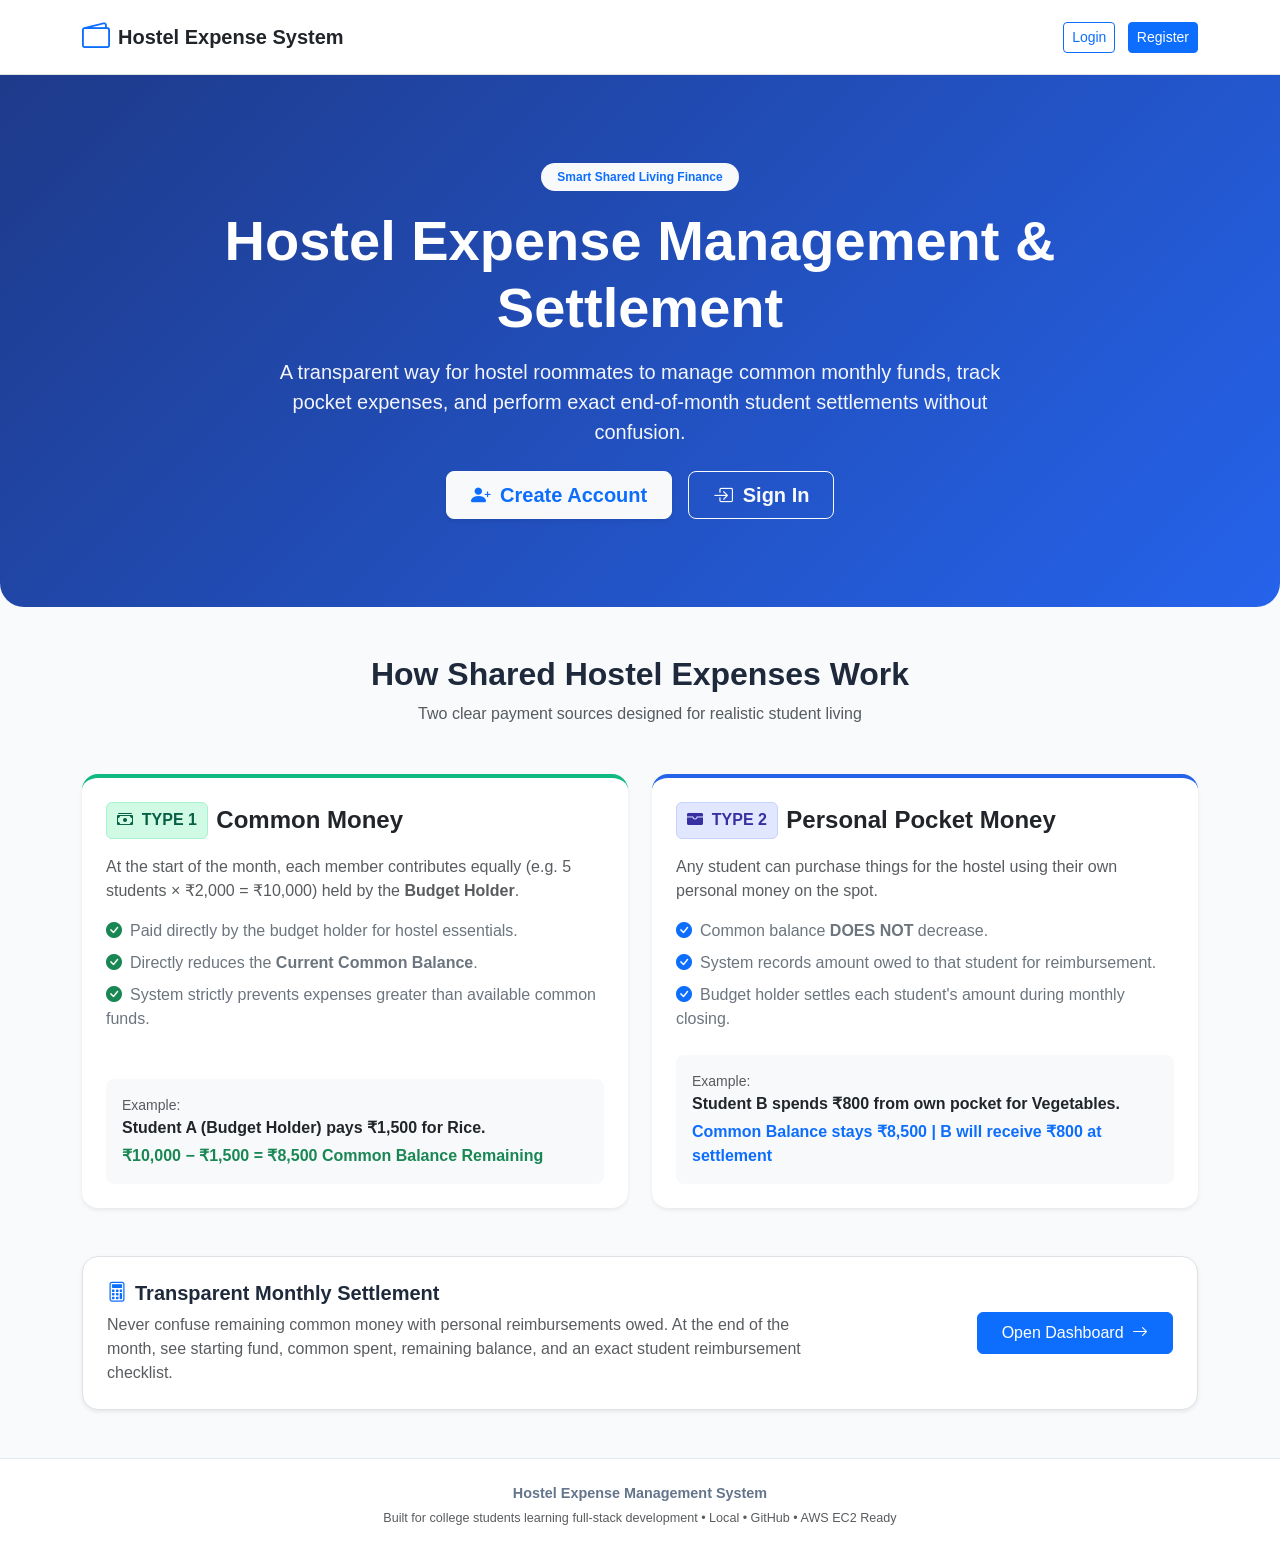
<file: frontend/index.html>
<!DOCTYPE html>
<html lang="en">
<head>
  <meta charset="UTF-8">
  <meta name="viewport" content="width=device-width, initial-scale=1.0">
  <title>Hostel Expense Management System</title>
  <!-- Bootstrap 5 CSS -->
  <link href="https://cdn.jsdelivr.net/npm/bootstrap@5.3.3/dist/css/bootstrap.min.css" rel="stylesheet">
  <!-- Bootstrap Icons -->
  <link rel="stylesheet" href="https://cdn.jsdelivr.net/npm/bootstrap-icons@1.11.3/font/bootstrap-icons.min.css">
  <!-- Custom CSS -->
  <link rel="stylesheet" href="css/style.css">
</head>
<body>

  <!-- Minimal Header -->
  <header class="bg-white border-bottom py-3">
    <div class="container d-flex justify-content-between align-items-center">
      <div class="d-flex align-items-center">
        <i class="bi bi-wallet2 text-primary fs-3 me-2"></i>
        <span class="fs-5 fw-bold text-dark">Hostel Expense System</span>
      </div>
      <div>
        <a href="login.html" class="btn btn-outline-primary btn-sm me-2">Login</a>
        <a href="register.html" class="btn btn-primary btn-sm">Register</a>
      </div>
    </div>
  </header>

  <main>
    <!-- Hero Banner -->
    <section class="hero-section text-center">
      <div class="container py-4">
        <span class="badge bg-light text-primary px-3 py-2 rounded-pill fw-semibold mb-3">
          Smart Shared Living Finance
        </span>
        <h1 class="display-4 fw-bold mb-3">Hostel Expense Management & Settlement</h1>
        <p class="lead mb-4 mx-auto" style="max-width: 750px; opacity: 0.95;">
          A transparent way for hostel roommates to manage common monthly funds, track pocket expenses, and perform exact end-of-month student settlements without confusion.
        </p>
        <div class="d-flex justify-content-center gap-3">
          <a href="register.html" class="btn btn-light btn-lg px-4 fw-semibold text-primary shadow-sm">
            <i class="bi bi-person-plus-fill me-1"></i> Create Account
          </a>
          <a href="login.html" class="btn btn-outline-light btn-lg px-4 fw-semibold">
            <i class="bi bi-box-arrow-in-right me-1"></i> Sign In
          </a>
        </div>
      </div>
    </section>

    <!-- Core Rules & Flow -->
    <section class="py-5">
      <div class="container">
        <div class="text-center mb-5">
          <h2 class="fw-bold">How Shared Hostel Expenses Work</h2>
          <p class="text-muted">Two clear payment sources designed for realistic student living</p>
        </div>

        <div class="row g-4">
          <!-- Card 1: Common Money -->
          <div class="col-md-6">
            <div class="card h-100 border-0 shadow-sm p-4 rounded-4" style="border-top: 4px solid var(--success-color) !important;">
              <div class="d-flex align-items-center mb-3">
                <span class="badge-common me-2 fs-6"><i class="bi bi-cash-stack me-1"></i> TYPE 1</span>
                <h4 class="mb-0 fw-bold">Common Money</h4>
              </div>
              <p class="text-muted">
                At the start of the month, each member contributes equally (e.g. 5 students &times; ₹2,000 = ₹10,000) held by the <strong>Budget Holder</strong>.
              </p>
              <ul class="list-unstyled text-secondary">
                <li class="mb-2"><i class="bi bi-check-circle-fill text-success me-2"></i>Paid directly by the budget holder for hostel essentials.</li>
                <li class="mb-2"><i class="bi bi-check-circle-fill text-success me-2"></i>Directly reduces the <strong>Current Common Balance</strong>.</li>
                <li class="mb-2"><i class="bi bi-check-circle-fill text-success me-2"></i>System strictly prevents expenses greater than available common funds.</li>
              </ul>
              <div class="bg-light p-3 rounded-3 mt-auto">
                <small class="text-muted d-block">Example:</small>
                <strong>Student A (Budget Holder) pays ₹1,500 for Rice.</strong>
                <div class="text-success mt-1 fw-semibold">₹10,000 &minus; ₹1,500 = ₹8,500 Common Balance Remaining</div>
              </div>
            </div>
          </div>

          <!-- Card 2: Personal Money -->
          <div class="col-md-6">
            <div class="card h-100 border-0 shadow-sm p-4 rounded-4" style="border-top: 4px solid var(--primary-color) !important;">
              <div class="d-flex align-items-center mb-3">
                <span class="badge-personal me-2 fs-6"><i class="bi bi-wallet-fill me-1"></i> TYPE 2</span>
                <h4 class="mb-0 fw-bold">Personal Pocket Money</h4>
              </div>
              <p class="text-muted">
                Any student can purchase things for the hostel using their own personal money on the spot.
              </p>
              <ul class="list-unstyled text-secondary">
                <li class="mb-2"><i class="bi bi-check-circle-fill text-primary me-2"></i>Common balance <strong>DOES NOT</strong> decrease.</li>
                <li class="mb-2"><i class="bi bi-check-circle-fill text-primary me-2"></i>System records amount owed to that student for reimbursement.</li>
                <li class="mb-2"><i class="bi bi-check-circle-fill text-primary me-2"></i>Budget holder settles each student's amount during monthly closing.</li>
              </ul>
              <div class="bg-light p-3 rounded-3 mt-auto">
                <small class="text-muted d-block">Example:</small>
                <strong>Student B spends ₹800 from own pocket for Vegetables.</strong>
                <div class="text-primary mt-1 fw-semibold">Common Balance stays ₹8,500 | B will receive ₹800 at settlement</div>
              </div>
            </div>
          </div>
        </div>

        <!-- Settlement Example Summary -->
        <div class="mt-5 p-4 rounded-4 bg-white border shadow-sm">
          <div class="row align-items-center">
            <div class="col-lg-8">
              <h5 class="fw-bold mb-2"><i class="bi bi-calculator me-2 text-primary"></i>Transparent Monthly Settlement</h5>
              <p class="text-muted mb-0">
                Never confuse remaining common money with personal reimbursements owed. At the end of the month, see starting fund, common spent, remaining balance, and an exact student reimbursement checklist.
              </p>
            </div>
            <div class="col-lg-4 text-lg-end mt-3 mt-lg-0">
              <a href="login.html" class="btn btn-primary px-4 py-2">
                Open Dashboard <i class="bi bi-arrow-right ms-1"></i>
              </a>
            </div>
          </div>
        </div>

      </div>
    </section>
  </main>

  <!-- Footer -->
  <footer class="text-center">
    <div class="container">
      <p class="mb-1 fw-semibold">Hostel Expense Management System</p>
      <p class="text-muted small mb-0">Built for college students learning full-stack development &bull; Local &bull; GitHub &bull; AWS EC2 Ready</p>
    </div>
  </footer>

  <!-- Bootstrap JS -->
  <script src="https://cdn.jsdelivr.net/npm/bootstrap@5.3.3/dist/js/bootstrap.bundle.min.js"></script>
  <!-- Scripts -->
  <script src="js/config.js"></script>
  <script src="js/auth.js"></script>
  <script>
    // If already logged in, show direct dashboard link
    if (getToken()) {
      const links = document.querySelectorAll('a[href="login.html"], a[href="register.html"]');
      links.forEach(l => {
        l.href = "dashboard.html";
        l.textContent = "Dashboard";
      });
    }
  </script>
</body>
</html>
</file>
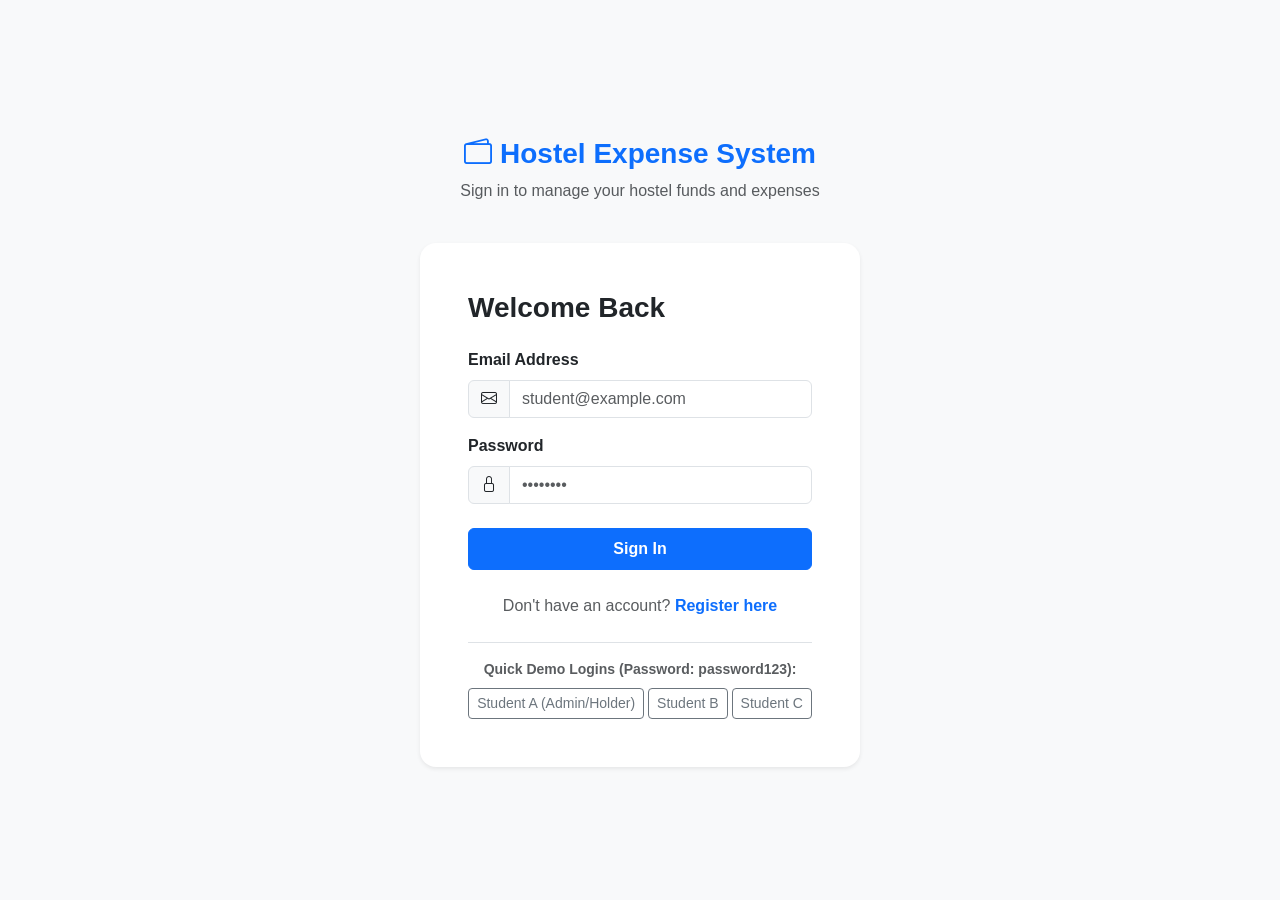
<file: frontend/dashboard.html>
<!DOCTYPE html>
<html lang="en">
<head>
  <meta charset="UTF-8">
  <meta name="viewport" content="width=device-width, initial-scale=1.0">
  <title>Dashboard - Hostel Expense Management</title>
  <link href="https://cdn.jsdelivr.net/npm/bootstrap@5.3.3/dist/css/bootstrap.min.css" rel="stylesheet">
  <link rel="stylesheet" href="https://cdn.jsdelivr.net/npm/bootstrap-icons@1.11.3/font/bootstrap-icons.min.css">
  <link rel="stylesheet" href="css/style.css">
</head>
<body>

  <!-- Navigation bar container rendered dynamically -->
  <div id="navbar-container"></div>

  <main class="py-4">
    <div class="container-fluid px-lg-4">

      <div id="alert-container"></div>

      <!-- No Hostel State Warning (shown if user is not in any hostel) -->
      <div id="no-hostel-banner" class="card border-0 shadow-sm p-4 text-center rounded-4 mb-4 d-none">
        <div class="py-3">
          <i class="bi bi-building-add text-primary display-4"></i>
          <h4 class="fw-bold mt-3">Welcome to Hostel Expense Management!</h4>
          <p class="text-muted">You are not a member of any hostel yet. Create a new hostel to get started, or ask your hostel admin to add you using your registered email.</p>
          <button class="btn btn-primary px-4 py-2" onclick="openCreateHostelModal()">
            <i class="bi bi-plus-circle me-1"></i> Create Your Hostel
          </button>
        </div>
      </div>

      <!-- Main Dashboard Content -->
      <div id="dashboard-content" class="d-none">

        <!-- Top Header & Fund Selector Bar -->
        <div class="d-flex flex-column flex-md-row justify-content-between align-items-md-center mb-4 gap-3 bg-white p-3 rounded-4 border shadow-sm">
          <div>
            <div class="d-flex align-items-center gap-2">
              <h3 class="fw-bold mb-0" id="fund-title">Hostel Dashboard</h3>
              <span class="badge bg-success" id="fund-status-badge">ACTIVE</span>
            </div>
            <p class="text-muted small mb-0 mt-1">
              Budget Holder: <strong class="text-dark" id="budget-holder-name">Loading...</strong> 
              <span class="badge badge-holder ms-1">Holds Common Fund</span>
            </p>
          </div>

          <div class="d-flex align-items-center gap-2">
            <select class="form-select form-select-sm" id="fund-selector" style="min-width: 170px;">
              <option value="">Select Month</option>
            </select>
            <button class="btn btn-outline-primary btn-sm text-nowrap" onclick="openCreateFundModal()">
              <i class="bi bi-calendar-plus me-1"></i> New Month
            </button>
            <a href="expenses.html?action=add" class="btn btn-primary btn-sm text-nowrap">
              <i class="bi bi-plus-circle me-1"></i> Add Expense
            </a>
          </div>
        </div>

        <!-- 6 Metrics / KPI Cards -->
        <div class="row g-3 mb-4">
          <!-- Card 1: Total Starting Budget -->
          <div class="col-sm-6 col-xl-2">
            <div class="stat-card h-100">
              <div class="stat-icon bg-primary-subtle text-primary">
                <i class="bi bi-cash-stack"></i>
              </div>
              <div class="stat-value text-primary" id="card-total-budget">₹0.00</div>
              <div class="stat-label">Monthly Budget</div>
            </div>
          </div>

          <!-- Card 2: Current Common Balance -->
          <div class="col-sm-6 col-xl-2">
            <div class="stat-card h-100" style="border-left: 4px solid var(--success-color);">
              <div class="stat-icon bg-success-subtle text-success">
                <i class="bi bi-wallet2"></i>
              </div>
              <div class="stat-value text-success" id="card-common-balance">₹0.00</div>
              <div class="stat-label">Current Common Balance</div>
            </div>
          </div>

          <!-- Card 3: Common Money Spent -->
          <div class="col-sm-6 col-xl-2">
            <div class="stat-card h-100">
              <div class="stat-icon bg-danger-subtle text-danger">
                <i class="bi bi-cart-check"></i>
              </div>
              <div class="stat-value text-danger" id="card-common-spent">₹0.00</div>
              <div class="stat-label">Common Money Spent</div>
            </div>
          </div>

          <!-- Card 4: Personal Money Expenses -->
          <div class="col-sm-6 col-xl-2">
            <div class="stat-card h-100">
              <div class="stat-icon bg-info-subtle text-info">
                <i class="bi bi-person-fill-down"></i>
              </div>
              <div class="stat-value text-info" id="card-personal-spent">₹0.00</div>
              <div class="stat-label">Personal Expenses</div>
            </div>
          </div>

          <!-- Card 5: Settlement Pending -->
          <div class="col-sm-6 col-xl-2">
            <div class="stat-card h-100" style="border-left: 4px solid var(--warning-color);">
              <div class="stat-icon bg-warning-subtle text-warning">
                <i class="bi bi-arrow-left-right"></i>
              </div>
              <div class="stat-value text-warning" id="card-settlement-pending">₹0.00</div>
              <div class="stat-label">Settlement Pending</div>
            </div>
          </div>

          <!-- Card 6: Members -->
          <div class="col-sm-6 col-xl-2">
            <div class="stat-card h-100">
              <div class="stat-icon bg-secondary-subtle text-secondary">
                <i class="bi bi-people"></i>
              </div>
              <div class="stat-value text-dark" id="card-member-count">0</div>
              <div class="stat-label" id="card-member-paid-status">0 of 0 Paid</div>
            </div>
          </div>
        </div>

        <!-- Section: Recent Expenses & Member Status -->
        <div class="row g-4">
          <!-- Recent Expenses Table -->
          <div class="col-lg-7">
            <div class="card border-0 shadow-sm rounded-4 h-100 p-3 p-md-4">
              <div class="d-flex justify-content-between align-items-center mb-3">
                <h5 class="fw-bold mb-0">Recent Expenses</h5>
                <a href="expenses.html" class="btn btn-outline-primary btn-sm">View All Expenses</a>
              </div>

              <div class="table-responsive">
                <table class="table table-hover align-middle mb-0">
                  <thead class="table-light">
                    <tr>
                      <th>Date</th>
                      <th>Description</th>
                      <th>Category</th>
                      <th>Paid By</th>
                      <th>Payment Source</th>
                      <th class="text-end">Amount</th>
                    </tr>
                  </thead>
                  <tbody id="recent-expenses-body">
                    <tr>
                      <td colspan="6" class="text-center text-muted py-4">Loading expenses...</td>
                    </tr>
                  </tbody>
                </table>
              </div>
            </div>
          </div>

          <!-- Members & Contributions Card -->
          <div class="col-lg-5">
            <div class="card border-0 shadow-sm rounded-4 h-100 p-3 p-md-4">
              <div class="d-flex justify-content-between align-items-center mb-3">
                <h5 class="fw-bold mb-0">Hostel Members</h5>
                <a href="members.html" class="btn btn-outline-secondary btn-sm">Manage</a>
              </div>

              <div class="table-responsive">
                <table class="table table-hover align-middle mb-0">
                  <thead class="table-light">
                    <tr>
                      <th>Student</th>
                      <th>Role</th>
                      <th>Status</th>
                      <th class="text-end">Fund</th>
                    </tr>
                  </thead>
                  <tbody id="members-list-body">
                    <tr>
                      <td colspan="4" class="text-center text-muted py-4">Loading members...</td>
                    </tr>
                  </tbody>
                </table>
              </div>

              <div class="mt-3 p-3 rounded-3 bg-light border small text-muted">
                <i class="bi bi-info-circle me-1 text-primary"></i>
                <strong>Notice:</strong> To view the exact reimbursement breakdown for members who paid out-of-pocket, visit the <a href="settlement.html" class="text-primary fw-semibold">Settlement Page</a>.
              </div>
            </div>
          </div>
        </div>

      </div>

    </div>
  </main>

  <!-- Modal: Create New Hostel -->
  <div class="modal fade" id="createHostelModal" tabindex="-1" aria-labelledby="createHostelModalLabel" aria-hidden="true">
    <div class="modal-dialog modal-dialog-centered">
      <div class="modal-content rounded-4 border-0 shadow">
        <div class="modal-header border-0 pb-0">
          <h5 class="modal-title fw-bold" id="createHostelModalLabel">Create New Hostel</h5>
          <button type="button" class="btn-close" data-bs-dismiss="modal" aria-label="Close"></button>
        </div>
        <form id="create-hostel-form">
          <div class="modal-body py-3">
            <div id="modal-hostel-alert"></div>
            <div class="mb-3">
              <label for="new-hostel-name" class="form-label fw-semibold">Hostel Name</label>
              <input type="text" class="form-control" id="new-hostel-name" placeholder="e.g. NIE Boys Hostel" required>
            </div>
          </div>
          <div class="modal-footer border-0 pt-0">
            <button type="button" class="btn btn-secondary" data-bs-dismiss="modal">Cancel</button>
            <button type="submit" class="btn btn-primary">Create Hostel</button>
          </div>
        </form>
      </div>
    </div>
  </div>

  <!-- Modal: Create New Monthly Fund -->
  <div class="modal fade" id="createFundModal" tabindex="-1" aria-labelledby="createFundModalLabel" aria-hidden="true">
    <div class="modal-dialog modal-dialog-centered">
      <div class="modal-content rounded-4 border-0 shadow">
        <div class="modal-header border-0 pb-0">
          <h5 class="modal-title fw-bold" id="createFundModalLabel">Create Monthly Fund</h5>
          <button type="button" class="btn-close" data-bs-dismiss="modal" aria-label="Close"></button>
        </div>
        <form id="create-fund-form">
          <div class="modal-body py-3">
            <div id="modal-fund-alert"></div>

            <div class="row g-2 mb-3">
              <div class="col-7">
                <label for="fund-month" class="form-label fw-semibold">Month</label>
                <select class="form-select" id="fund-month" required>
                  <option value="January">January</option>
                  <option value="February">February</option>
                  <option value="March">March</option>
                  <option value="April">April</option>
                  <option value="May">May</option>
                  <option value="June">June</option>
                  <option value="July">July</option>
                  <option value="August">August</option>
                  <option value="September">September</option>
                  <option value="October" selected>October</option>
                  <option value="November">November</option>
                  <option value="December">December</option>
                </select>
              </div>
              <div class="col-5">
                <label for="fund-year" class="form-label fw-semibold">Year</label>
                <input type="number" class="form-control" id="fund-year" value="2026" min="2020" max="2035" required>
              </div>
            </div>

            <div class="mb-3">
              <label for="fund-budget-holder" class="form-label fw-semibold">Budget Holder</label>
              <select class="form-select" id="fund-budget-holder" required>
                <option value="">Select a member...</option>
              </select>
              <div class="form-text">This student temporarily holds the common monthly fund.</div>
            </div>

            <div class="mb-3">
              <label for="fund-per-student" class="form-label fw-semibold">Per-Student Monthly Contribution (₹)</label>
              <input type="number" step="0.01" class="form-control" id="fund-per-student" placeholder="e.g. 2000" value="2000" required min="1">
              <div class="form-text">Total budget will automatically be calculated (Number of Members &times; Contribution).</div>
            </div>
          </div>
          <div class="modal-footer border-0 pt-0">
            <button type="button" class="btn btn-secondary" data-bs-dismiss="modal">Cancel</button>
            <button type="submit" class="btn btn-primary">Start Monthly Fund</button>
          </div>
        </form>
      </div>
    </div>
  </div>

  <footer class="text-center mt-auto">
    <div class="container">
      <p class="mb-0 text-muted small">Hostel Expense Management System &bull; Local Development &bull; AWS EC2 Ready</p>
    </div>
  </footer>

  <script src="https://cdn.jsdelivr.net/npm/bootstrap@5.3.3/dist/js/bootstrap.bundle.min.js"></script>
  <script src="js/config.js"></script>
  <script src="js/auth.js"></script>
  <script src="js/dashboard.js"></script>
</body>
</html>
</file>
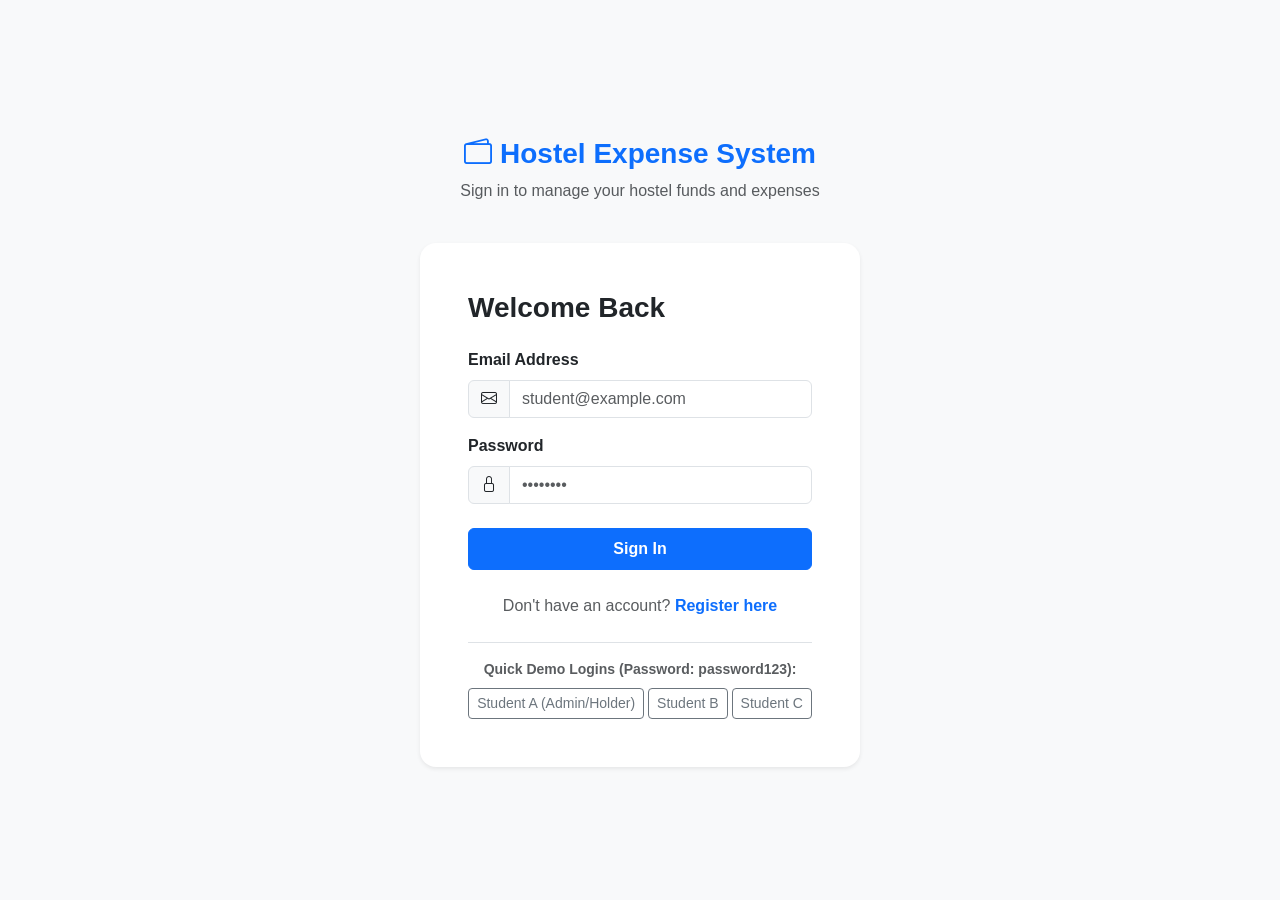
<file: frontend/expenses.html>
<!DOCTYPE html>
<html lang="en">
<head>
  <meta charset="UTF-8">
  <meta name="viewport" content="width=device-width, initial-scale=1.0">
  <title>Expenses - Hostel Expense Management</title>
  <link href="https://cdn.jsdelivr.net/npm/bootstrap@5.3.3/dist/css/bootstrap.min.css" rel="stylesheet">
  <link rel="stylesheet" href="https://cdn.jsdelivr.net/npm/bootstrap-icons@1.11.3/font/bootstrap-icons.min.css">
  <link rel="stylesheet" href="css/style.css">
</head>
<body>

  <!-- Reusable Navigation Bar -->
  <div id="navbar-container"></div>

  <main class="py-4">
    <div class="container-fluid px-lg-4">

      <div id="alert-container"></div>

      <!-- Header with Current Available Common Balance and Add Button -->
      <div class="d-flex flex-column flex-md-row justify-content-between align-items-md-center mb-4 gap-3 bg-white p-3 p-md-4 rounded-4 border shadow-sm">
        <div>
          <h3 class="fw-bold mb-1">Hostel Expenses</h3>
          <p class="text-muted small mb-0">Record items bought with Common Money or paid out-of-pocket by members.</p>
        </div>
        <div class="d-flex align-items-center gap-3">
          <div class="text-end d-none d-sm-block">
            <span class="small text-muted text-uppercase fw-semibold d-block">Available Common Fund</span>
            <span class="fs-4 fw-bold text-success" id="expense-page-common-balance">₹0.00</span>
          </div>
          <button class="btn btn-primary px-3 py-2 fw-semibold" onclick="openAddExpenseModal()">
            <i class="bi bi-plus-circle me-1"></i> Add Expense
          </button>
        </div>
      </div>

      <!-- Filters Bar -->
      <div class="card border-0 shadow-sm rounded-4 p-3 mb-4">
        <div class="row g-2 align-items-center">
          <div class="col-md-3">
            <label for="filter-category" class="form-label small text-muted fw-semibold mb-1">Filter by Category</label>
            <select class="form-select form-select-sm" id="filter-category">
              <option value="">All Categories</option>
              <option value="Food">Food</option>
              <option value="Groceries">Groceries</option>
              <option value="Electricity">Electricity</option>
              <option value="Gas">Gas</option>
              <option value="Water">Water</option>
              <option value="Cleaning">Cleaning</option>
              <option value="Maintenance">Maintenance</option>
              <option value="Other">Other</option>
            </select>
          </div>

          <div class="col-md-3">
            <label for="filter-student" class="form-label small text-muted fw-semibold mb-1">Filter by Student</label>
            <select class="form-select form-select-sm" id="filter-student">
              <option value="">All Students</option>
            </select>
          </div>

          <div class="col-md-3">
            <label for="filter-source" class="form-label small text-muted fw-semibold mb-1">Payment Source</label>
            <select class="form-select form-select-sm" id="filter-source">
              <option value="">All Sources</option>
              <option value="COMMON_MONEY">Common Money</option>
              <option value="PERSONAL_MONEY">Personal Money</option>
            </select>
          </div>

          <div class="col-md-3 d-flex align-items-end">
            <button class="btn btn-outline-secondary btn-sm w-100 mt-md-4" onclick="resetFilters()">
              <i class="bi bi-arrow-counterclockwise me-1"></i> Reset Filters
            </button>
          </div>
        </div>
      </div>

      <!-- Expenses Table Card -->
      <div class="card border-0 shadow-sm rounded-4 p-4">
        <div class="d-flex justify-content-between align-items-center mb-3">
          <h5 class="fw-bold mb-0">Expense Records (<span id="expense-count">0</span>)</h5>
          <div class="small text-muted">
            Total Spent: <strong class="text-dark" id="total-filtered-spent">₹0.00</strong>
          </div>
        </div>

        <div class="table-responsive">
          <table class="table table-hover align-middle mb-0">
            <thead class="table-light">
              <tr>
                <th>Date</th>
                <th>Description</th>
                <th>Category</th>
                <th>Paid By</th>
                <th>Payment Source</th>
                <th class="text-end">Amount</th>
                <th class="text-end">Action</th>
              </tr>
            </thead>
            <tbody id="expenses-table-body">
              <tr>
                <td colspan="7" class="text-center text-muted py-4">Loading expenses...</td>
              </tr>
            </tbody>
          </table>
        </div>
      </div>

    </div>
  </main>

  <!-- Modal: Add Expense -->
  <div class="modal fade" id="addExpenseModal" tabindex="-1" aria-labelledby="addExpenseModalLabel" aria-hidden="true">
    <div class="modal-dialog modal-dialog-centered">
      <div class="modal-content rounded-4 border-0 shadow">
        <div class="modal-header border-0 pb-0">
          <h5 class="modal-title fw-bold" id="addExpenseModalLabel">Record New Expense</h5>
          <button type="button" class="btn-close" data-bs-dismiss="modal" aria-label="Close"></button>
        </div>
        <form id="add-expense-form">
          <div class="modal-body py-3">
            <div id="modal-expense-alert"></div>

            <div class="mb-3">
              <label for="exp-description" class="form-label fw-semibold">Description</label>
              <input type="text" class="form-control" id="exp-description" placeholder="e.g. Rice, Milk, Electricity bill" required>
            </div>

            <div class="row g-2 mb-3">
              <div class="col-6">
                <label for="exp-category" class="form-label fw-semibold">Category</label>
                <select class="form-select" id="exp-category" required>
                  <option value="Food" selected>Food</option>
                  <option value="Groceries">Groceries</option>
                  <option value="Electricity">Electricity</option>
                  <option value="Gas">Gas</option>
                  <option value="Water">Water</option>
                  <option value="Cleaning">Cleaning</option>
                  <option value="Maintenance">Maintenance</option>
                  <option value="Other">Other</option>
                </select>
              </div>
              <div class="col-6">
                <label for="exp-amount" class="form-label fw-semibold">Amount (₹)</label>
                <input type="number" step="0.01" class="form-control" id="exp-amount" placeholder="e.g. 1500" min="0.01" required>
              </div>
            </div>

            <div class="mb-3">
              <label for="exp-paid-by" class="form-label fw-semibold">Paid By</label>
              <select class="form-select" id="exp-paid-by" required>
                <option value="">Select student who paid...</option>
              </select>
            </div>

            <div class="mb-3">
              <label class="form-label fw-semibold d-block">Payment Source</label>
              <div class="form-check mb-2">
                <input class="form-check-input" type="radio" name="paymentSourceRadio" id="radioCommon" value="COMMON_MONEY" checked onchange="toggleSourceHelp()">
                <label class="form-check-label fw-semibold" for="radioCommon">
                  <span class="badge-common me-1">COMMON MONEY</span> Paid from shared fund
                </label>
                <div class="small text-muted ms-4">Directly reduces common balance. Must be &le; current available fund.</div>
              </div>
              <div class="form-check">
                <input class="form-check-input" type="radio" name="paymentSourceRadio" id="radioPersonal" value="PERSONAL_MONEY" onchange="toggleSourceHelp()">
                <label class="form-check-label fw-semibold" for="radioPersonal">
                  <span class="badge-personal me-1">PERSONAL MONEY</span> Paid from student's own pocket
                </label>
                <div class="small text-muted ms-4">Common balance remains untouched. Student will receive this amount back during settlement.</div>
              </div>
            </div>

            <div class="mb-3">
              <label for="exp-date" class="form-label fw-semibold">Expense Date</label>
              <input type="date" class="form-control" id="exp-date" required>
            </div>
          </div>
          <div class="modal-footer border-0 pt-0">
            <button type="button" class="btn btn-secondary" data-bs-dismiss="modal">Cancel</button>
            <button type="submit" class="btn btn-primary px-4">Record Expense</button>
          </div>
        </form>
      </div>
    </div>
  </div>

  <footer class="text-center mt-auto">
    <div class="container">
      <p class="mb-0 text-muted small">Hostel Expense Management System &bull; Local Development &bull; AWS EC2 Ready</p>
    </div>
  </footer>

  <script src="https://cdn.jsdelivr.net/npm/bootstrap@5.3.3/dist/js/bootstrap.bundle.min.js"></script>
  <script src="js/config.js"></script>
  <script src="js/auth.js"></script>
  <script src="js/expenses.js"></script>
</body>
</html>
</file>
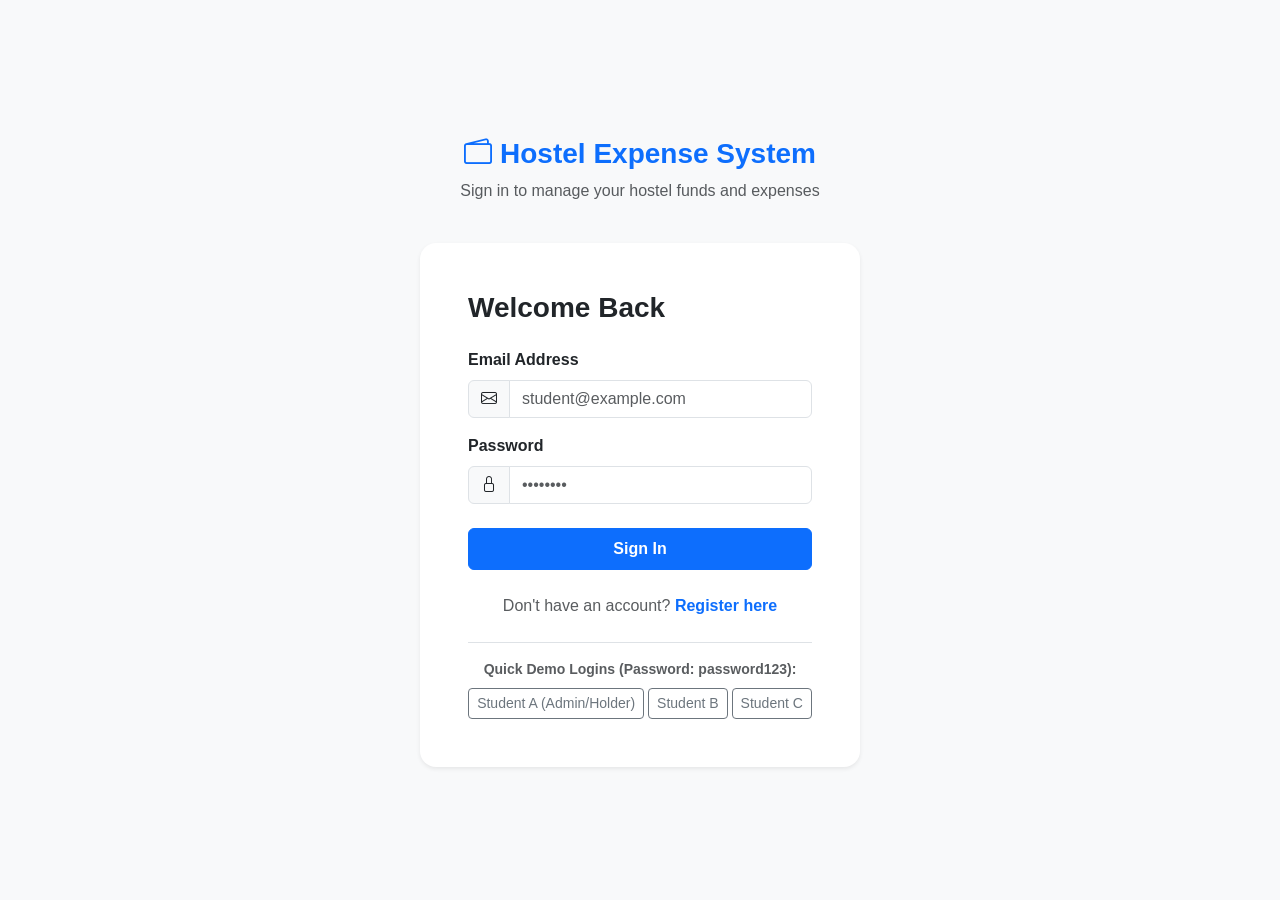
<file: frontend/login.html>
<!DOCTYPE html>
<html lang="en">
<head>
  <meta charset="UTF-8">
  <meta name="viewport" content="width=device-width, initial-scale=1.0">
  <title>Login - Hostel Expense Management</title>
  <link href="https://cdn.jsdelivr.net/npm/bootstrap@5.3.3/dist/css/bootstrap.min.css" rel="stylesheet">
  <link rel="stylesheet" href="https://cdn.jsdelivr.net/npm/bootstrap-icons@1.11.3/font/bootstrap-icons.min.css">
  <link rel="stylesheet" href="css/style.css">
</head>
<body class="bg-light">

  <div class="container d-flex flex-column justify-content-center align-items-center min-vh-100 py-4">
    <div class="text-center mb-4">
      <a href="index.html" class="text-decoration-none d-inline-flex align-items-center text-primary fs-3 fw-bold">
        <i class="bi bi-wallet2 me-2"></i> Hostel Expense System
      </a>
      <p class="text-muted mt-1">Sign in to manage your hostel funds and expenses</p>
    </div>

    <div class="card border-0 shadow-sm rounded-4 p-4 p-md-5" style="max-width: 440px; width: 100%;">
      <h3 class="fw-bold mb-4">Welcome Back</h3>

      <div id="alert-container"></div>

      <form id="login-form">
        <div class="mb-3">
          <label for="email" class="form-label fw-semibold">Email Address</label>
          <div class="input-group">
            <span class="input-group-text bg-light"><i class="bi bi-envelope"></i></span>
            <input type="email" class="form-control" id="email" placeholder="student@example.com" required autocomplete="email">
          </div>
        </div>

        <div class="mb-4">
          <div class="d-flex justify-content-between">
            <label for="password" class="form-label fw-semibold">Password</label>
          </div>
          <div class="input-group">
            <span class="input-group-text bg-light"><i class="bi bi-lock"></i></span>
            <input type="password" class="form-control" id="password" placeholder="••••••••" required autocomplete="current-password">
          </div>
        </div>

        <button type="submit" id="login-btn" class="btn btn-primary w-100 py-2 fw-semibold">
          <span id="btn-text">Sign In</span>
          <span id="btn-spinner" class="spinner-border spinner-border-sm d-none" role="status" aria-hidden="true"></span>
        </button>
      </form>

      <div class="mt-4 text-center">
        <span class="text-muted">Don't have an account?</span>
        <a href="register.html" class="text-primary fw-semibold text-decoration-none">Register here</a>
      </div>

      <!-- Quick Fill for Demo / Testing -->
      <div class="mt-4 pt-3 border-top">
        <p class="small text-muted mb-2 text-center fw-semibold">Quick Demo Logins (Password: password123):</p>
        <div class="d-flex flex-wrap gap-1 justify-content-center">
          <button type="button" class="btn btn-outline-secondary btn-sm py-1 px-2" onclick="quickFill('studenta@hostel.com')">Student A (Admin/Holder)</button>
          <button type="button" class="btn btn-outline-secondary btn-sm py-1 px-2" onclick="quickFill('studentb@hostel.com')">Student B</button>
          <button type="button" class="btn btn-outline-secondary btn-sm py-1 px-2" onclick="quickFill('studentc@hostel.com')">Student C</button>
        </div>
      </div>
    </div>
  </div>

  <script src="https://cdn.jsdelivr.net/npm/bootstrap@5.3.3/dist/js/bootstrap.bundle.min.js"></script>
  <script src="js/config.js"></script>
  <script src="js/auth.js"></script>
  <script src="js/login.js"></script>
</body>
</html>
</file>
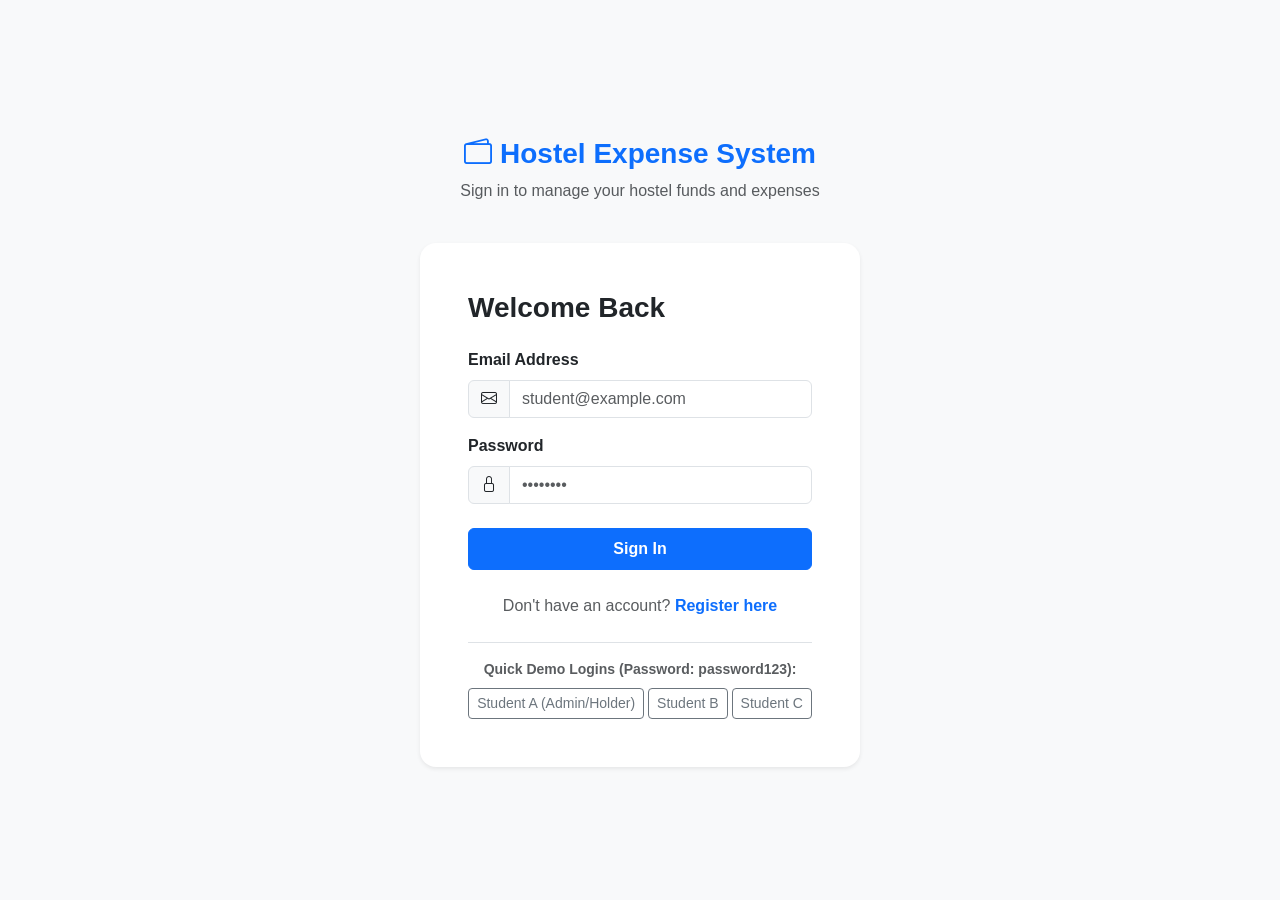
<file: frontend/members.html>
<!DOCTYPE html>
<html lang="en">
<head>
  <meta charset="UTF-8">
  <meta name="viewport" content="width=device-width, initial-scale=1.0">
  <title>Members - Hostel Expense Management</title>
  <link href="https://cdn.jsdelivr.net/npm/bootstrap@5.3.3/dist/css/bootstrap.min.css" rel="stylesheet">
  <link rel="stylesheet" href="https://cdn.jsdelivr.net/npm/bootstrap-icons@1.11.3/font/bootstrap-icons.min.css">
  <link rel="stylesheet" href="css/style.css">
</head>
<body>

  <!-- Reusable Navigation Bar -->
  <div id="navbar-container"></div>

  <main class="py-4">
    <div class="container-fluid px-lg-4">

      <div id="alert-container"></div>

      <!-- Header with Add Student and Add by Email buttons -->
      <div class="d-flex flex-column flex-md-row justify-content-between align-items-md-center mb-4 gap-3">
        <div>
          <h3 class="fw-bold mb-1">Hostel Members & Students</h3>
          <p class="text-muted small mb-0">Manage registered students, USN / Student IDs, departments, and monthly contributions.</p>
        </div>
        <div class="d-flex flex-wrap gap-2">
          <button class="btn btn-primary btn-sm" onclick="openAddStudentModal()">
            <i class="bi bi-person-plus-fill me-1"></i> Add Student
          </button>
          <button class="btn btn-outline-secondary btn-sm" onclick="openAddMemberModal()">
            <i class="bi bi-envelope-plus me-1"></i> Add Existing by Email
          </button>
        </div>
      </div>

      <!-- Members Table Card -->
      <div class="card border-0 shadow-sm rounded-4 p-4">
        <div class="table-responsive">
          <table class="table table-hover align-middle mb-0">
            <thead class="table-light">
              <tr>
                <th>Student Name</th>
                <th>Student ID / USN</th>
                <th>Department</th>
                <th>Email Address</th>
                <th>Role</th>
                <th>Joined On</th>
                <th>Monthly Contribution</th>
                <th>Status</th>
                <th class="text-end">Actions</th>
              </tr>
            </thead>
            <tbody id="members-table-body">
              <tr>
                <td colspan="9" class="text-center text-muted py-4">Loading members...</td>
              </tr>
            </tbody>
          </table>
        </div>
      </div>

    </div>
  </main>

  <!-- Modal: Add New Student -->
  <div class="modal fade" id="addStudentModal" tabindex="-1" aria-labelledby="addStudentModalLabel" aria-hidden="true">
    <div class="modal-dialog modal-dialog-centered">
      <div class="modal-content rounded-4 border-0 shadow">
        <div class="modal-header border-0 pb-0">
          <h5 class="modal-title fw-bold" id="addStudentModalLabel">
            <i class="bi bi-person-plus-fill text-primary me-2"></i>Add New Student
          </h5>
          <button type="button" class="btn-close" data-bs-dismiss="modal" aria-label="Close"></button>
        </div>
        <form id="add-student-form">
          <div class="modal-body py-3">
            <div id="modal-student-alert"></div>
            
            <div class="mb-3">
              <label for="student-name" class="form-label fw-semibold">Student Name <span class="text-danger">*</span></label>
              <input type="text" class="form-control" id="student-name" placeholder="e.g. Rahul Kumar" required minlength="2">
            </div>

            <div class="row g-2 mb-3">
              <div class="col-6">
                <label for="student-usn" class="form-label fw-semibold">Student ID / USN <span class="text-danger">*</span></label>
                <input type="text" class="form-control text-uppercase" id="student-usn" placeholder="e.g. 4NI20CS045" required minlength="2">
              </div>
              <div class="col-6">
                <label for="student-department" class="form-label fw-semibold">Department / Class <span class="text-danger">*</span></label>
                <input type="text" class="form-control" id="student-department" placeholder="e.g. Computer Science" required minlength="2">
              </div>
            </div>

            <div class="mb-3">
              <label for="student-email" class="form-label fw-semibold">Email Address <span class="text-danger">*</span></label>
              <input type="email" class="form-control" id="student-email" placeholder="e.g. rahul@hostel.com" required>
              <div class="form-text">Used for sign in. Default login password is <code>password123</code>.</div>
            </div>

            <div class="mb-3">
              <label for="student-role" class="form-label fw-semibold">Role in Hostel</label>
              <select class="form-select" id="student-role">
                <option value="MEMBER" selected>MEMBER</option>
                <option value="ADMIN">ADMIN</option>
              </select>
            </div>
          </div>
          <div class="modal-footer border-0 pt-0">
            <button type="button" class="btn btn-secondary" data-bs-dismiss="modal">Cancel</button>
            <button type="submit" id="add-student-submit-btn" class="btn btn-primary px-3">
              <span id="add-student-btn-text"><i class="bi bi-check-circle me-1"></i> Save Student</span>
              <span id="add-student-btn-spinner" class="spinner-border spinner-border-sm d-none" role="status"></span>
            </button>
          </div>
        </form>
      </div>
    </div>
  </div>

  <!-- Modal: Change Student Name -->
  <div class="modal fade" id="editNameModal" tabindex="-1" aria-labelledby="editNameModalLabel" aria-hidden="true">
    <div class="modal-dialog modal-dialog-centered">
      <div class="modal-content rounded-4 border-0 shadow">
        <div class="modal-header border-0 pb-0">
          <h5 class="modal-title fw-bold" id="editNameModalLabel">
            <i class="bi bi-pencil-square text-primary me-2"></i>Change Student Name
          </h5>
          <button type="button" class="btn-close" data-bs-dismiss="modal" aria-label="Close"></button>
        </div>
        <form id="edit-name-form">
          <div class="modal-body py-3">
            <div id="modal-edit-name-alert"></div>
            <input type="hidden" id="edit-student-id">

            <div class="p-3 bg-light rounded-3 mb-3 border">
              <div class="text-muted small mb-2 fw-semibold">Current Student Information:</div>
              <div class="d-flex justify-content-between align-items-center mb-1">
                <span class="text-muted small">Current Name:</span>
                <strong id="display-current-name" class="text-dark">Student Name</strong>
              </div>
              <div class="d-flex justify-content-between align-items-center mb-1">
                <span class="text-muted small">Student ID / USN:</span>
                <span id="display-student-usn" class="badge bg-secondary font-monospace">USN</span>
              </div>
              <div class="d-flex justify-content-between align-items-center">
                <span class="text-muted small">Email:</span>
                <span id="display-student-email" class="small text-muted">email</span>
              </div>
            </div>

            <div class="mb-3">
              <label for="edit-new-name" class="form-label fw-semibold">New Student Name <span class="text-danger">*</span></label>
              <input type="text" class="form-control" id="edit-new-name" placeholder="Enter updated full name" required minlength="2">
              <div class="form-text">Student ID / USN, email, and department will remain strictly unchanged.</div>
            </div>
          </div>
          <div class="modal-footer border-0 pt-0">
            <button type="button" class="btn btn-secondary" data-bs-dismiss="modal">Cancel</button>
            <button type="submit" id="edit-name-submit-btn" class="btn btn-primary px-3">
              <span id="edit-name-btn-text"><i class="bi bi-check2 me-1"></i> Update Name</span>
              <span id="edit-name-btn-spinner" class="spinner-border spinner-border-sm d-none" role="status"></span>
            </button>
          </div>
        </form>
      </div>
    </div>
  </div>

  <!-- Modal: Add Existing Member by Email -->
  <div class="modal fade" id="addMemberModal" tabindex="-1" aria-labelledby="addMemberModalLabel" aria-hidden="true">
    <div class="modal-dialog modal-dialog-centered">
      <div class="modal-content rounded-4 border-0 shadow">
        <div class="modal-header border-0 pb-0">
          <h5 class="modal-title fw-bold" id="addMemberModalLabel">Add Existing Student by Email</h5>
          <button type="button" class="btn-close" data-bs-dismiss="modal" aria-label="Close"></button>
        </div>
        <form id="add-member-form">
          <div class="modal-body py-3">
            <div id="modal-member-alert"></div>
            <div class="mb-3">
              <label for="member-email" class="form-label fw-semibold">Student's Registered Email</label>
              <input type="email" class="form-control" id="member-email" placeholder="student@example.com" required>
              <div class="form-text">The student must already have registered an account with this email.</div>
            </div>
            <div class="mb-3">
              <label for="member-role" class="form-label fw-semibold">Role</label>
              <select class="form-select" id="member-role">
                <option value="MEMBER" selected>MEMBER</option>
                <option value="ADMIN">ADMIN</option>
              </select>
            </div>
          </div>
          <div class="modal-footer border-0 pt-0">
            <button type="button" class="btn btn-secondary" data-bs-dismiss="modal">Cancel</button>
            <button type="submit" class="btn btn-primary">Add to Hostel</button>
          </div>
        </form>
      </div>
    </div>
  </div>

  <!-- Modal: Record / Edit Contribution -->
  <div class="modal fade" id="contributionModal" tabindex="-1" aria-hidden="true">
    <div class="modal-dialog modal-dialog-centered">
      <div class="modal-content rounded-4 border-0 shadow">
        <div class="modal-header border-0 pb-0">
          <h5 class="modal-title fw-bold" id="contribModalLabel">Monthly Contribution</h5>
          <button type="button" class="btn-close" data-bs-dismiss="modal" aria-label="Close"></button>
        </div>
        <form id="contribution-form">
          <div class="modal-body py-3">
            <div id="modal-contrib-alert"></div>
            <input type="hidden" id="contrib-student-id">
            <input type="hidden" id="contrib-record-id">

            <div class="mb-3">
              <label class="form-label fw-semibold text-muted small">Student</label>
              <div class="fw-bold fs-5" id="contrib-student-name">Student Name</div>
            </div>

            <div class="mb-3">
              <label for="contrib-amount" class="form-label fw-semibold">Contribution Amount (₹)</label>
              <input type="number" step="0.01" class="form-control" id="contrib-amount" value="2000" min="1" required>
            </div>

            <div class="form-check form-switch mb-3">
              <input class="form-check-input" type="checkbox" id="contrib-paid-checkbox" checked>
              <label class="form-check-label fw-semibold" for="contrib-paid-checkbox">Mark as Paid</label>
            </div>
          </div>
          <div class="modal-footer border-0 pt-0">
            <button type="button" class="btn btn-secondary" data-bs-dismiss="modal">Cancel</button>
            <button type="submit" class="btn btn-primary">Save Contribution</button>
          </div>
        </form>
      </div>
    </div>
  </div>

  <footer class="text-center mt-auto">
    <div class="container">
      <p class="mb-0 text-muted small">Hostel Expense Management System &bull; Local Development &bull; AWS EC2 Ready</p>
    </div>
  </footer>

  <script src="https://cdn.jsdelivr.net/npm/bootstrap@5.3.3/dist/js/bootstrap.bundle.min.js"></script>
  <script src="js/config.js"></script>
  <script src="js/auth.js"></script>
  <script src="js/members.js"></script>
</body>
</html>
</file>
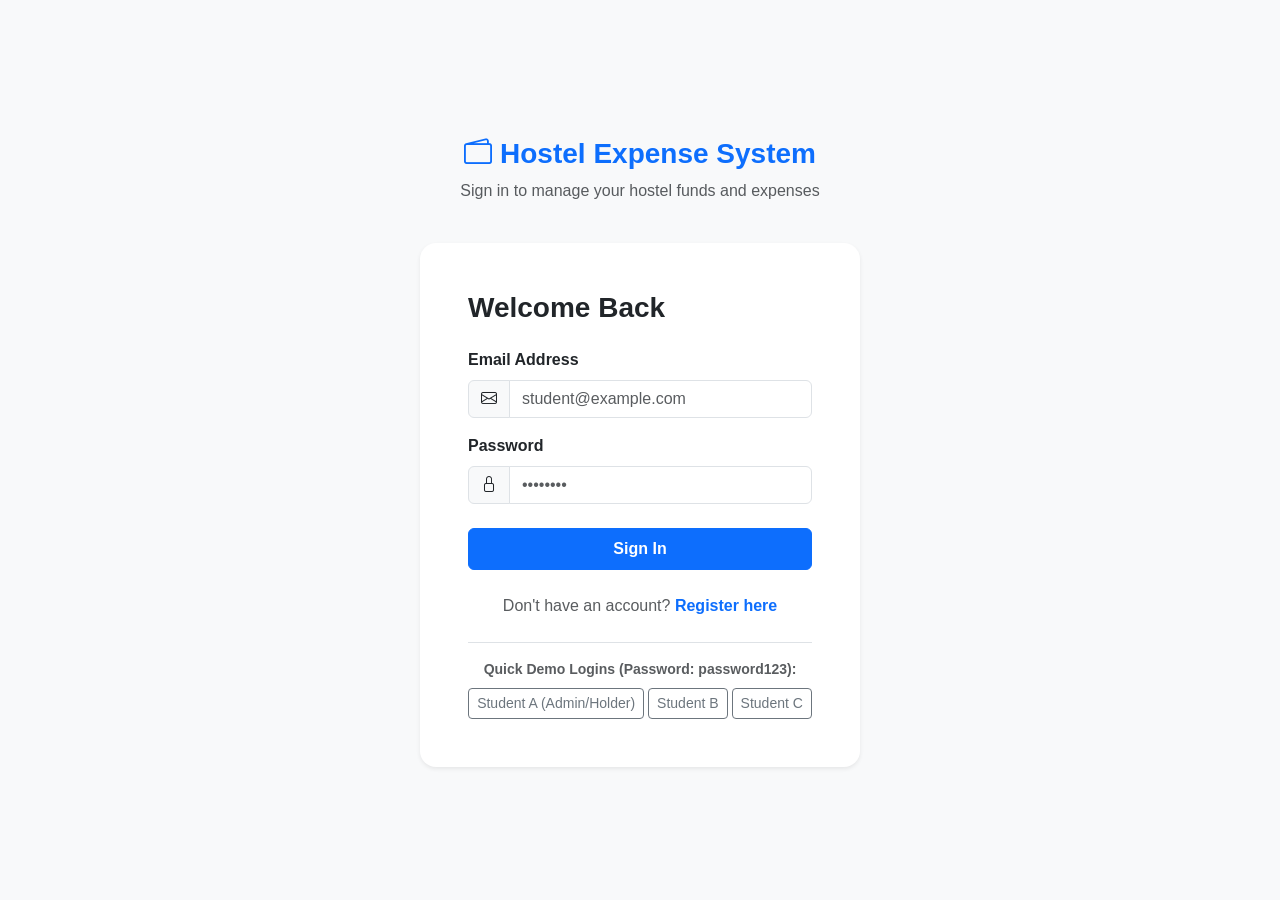
<file: frontend/monthly-history.html>
<!DOCTYPE html>
<html lang="en">
<head>
  <meta charset="UTF-8">
  <meta name="viewport" content="width=device-width, initial-scale=1.0">
  <title>Monthly History - Hostel Expense Management</title>
  <link href="https://cdn.jsdelivr.net/npm/bootstrap@5.3.3/dist/css/bootstrap.min.css" rel="stylesheet">
  <link rel="stylesheet" href="https://cdn.jsdelivr.net/npm/bootstrap-icons@1.11.3/font/bootstrap-icons.min.css">
  <link rel="stylesheet" href="css/style.css">
</head>
<body>

  <!-- Reusable Navigation Bar -->
  <div id="navbar-container"></div>

  <main class="py-4">
    <div class="container-fluid px-lg-4">

      <div id="alert-container"></div>

      <!-- Top Header -->
      <div class="d-flex flex-column flex-md-row justify-content-between align-items-md-center mb-4 gap-3">
        <div>
          <h3 class="fw-bold mb-1">Monthly Fund History</h3>
          <p class="text-muted small mb-0">Overview and comparison of hostel expenses, balances, and budgets across past months.</p>
        </div>
      </div>

      <!-- Monthly Fund Cards Grid -->
      <div class="row g-4" id="history-grid">
        <div class="col-12 text-center text-muted py-5">
          <div class="spinner-border spinner-border-sm text-primary me-2" role="status"></div>
          Loading past monthly funds...
        </div>
      </div>

    </div>
  </main>

  <footer class="text-center mt-auto">
    <div class="container">
      <p class="mb-0 text-muted small">Hostel Expense Management System &bull; Local Development &bull; AWS EC2 Ready</p>
    </div>
  </footer>

  <script src="https://cdn.jsdelivr.net/npm/bootstrap@5.3.3/dist/js/bootstrap.bundle.min.js"></script>
  <script src="js/config.js"></script>
  <script src="js/auth.js"></script>
  <script src="js/monthly-history.js"></script>
</body>
</html>
</file>
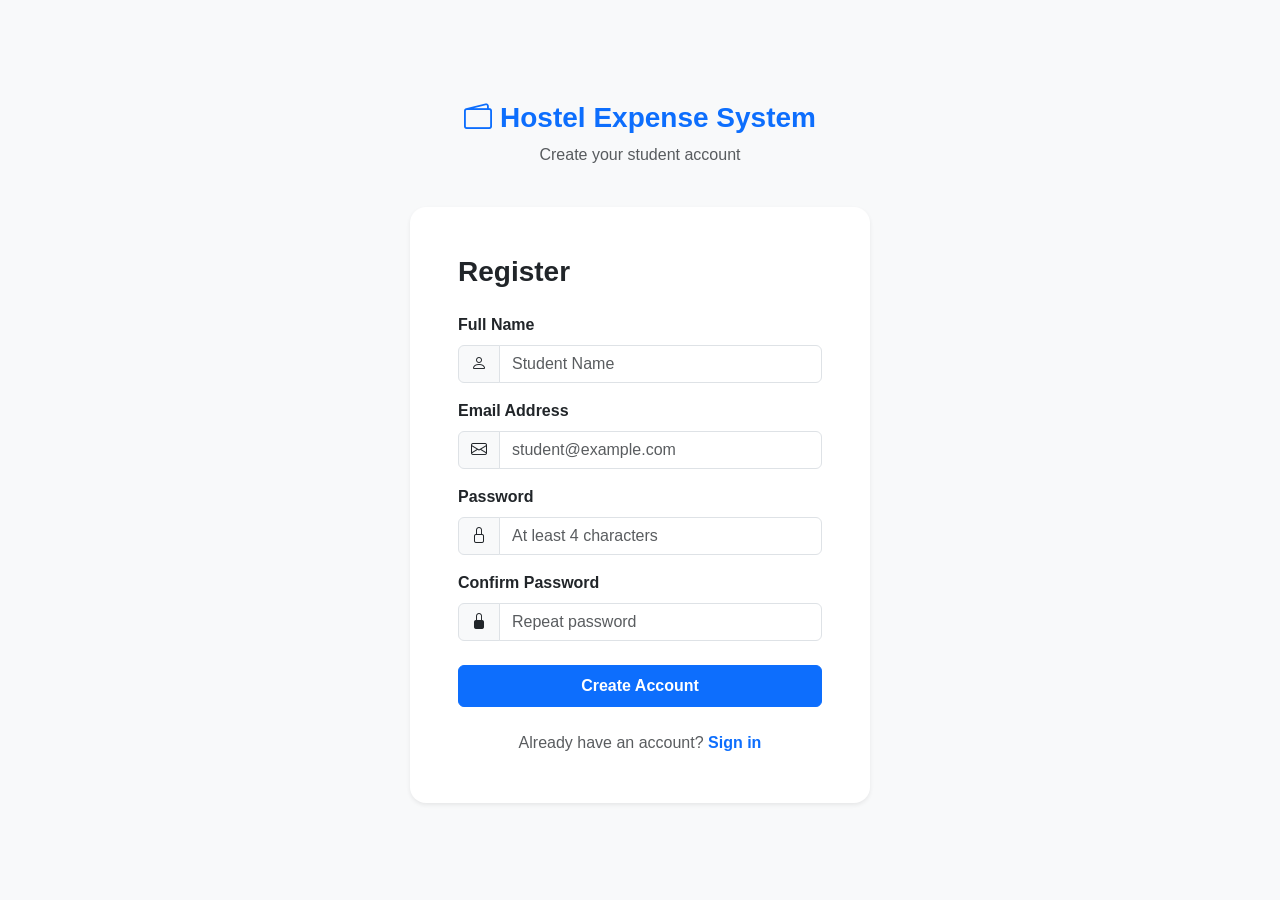
<file: frontend/register.html>
<!DOCTYPE html>
<html lang="en">
<head>
  <meta charset="UTF-8">
  <meta name="viewport" content="width=device-width, initial-scale=1.0">
  <title>Register - Hostel Expense Management</title>
  <link href="https://cdn.jsdelivr.net/npm/bootstrap@5.3.3/dist/css/bootstrap.min.css" rel="stylesheet">
  <link rel="stylesheet" href="https://cdn.jsdelivr.net/npm/bootstrap-icons@1.11.3/font/bootstrap-icons.min.css">
  <link rel="stylesheet" href="css/style.css">
</head>
<body class="bg-light">

  <div class="container d-flex flex-column justify-content-center align-items-center min-vh-100 py-4">
    <div class="text-center mb-4">
      <a href="index.html" class="text-decoration-none d-inline-flex align-items-center text-primary fs-3 fw-bold">
        <i class="bi bi-wallet2 me-2"></i> Hostel Expense System
      </a>
      <p class="text-muted mt-1">Create your student account</p>
    </div>

    <div class="card border-0 shadow-sm rounded-4 p-4 p-md-5" style="max-width: 460px; width: 100%;">
      <h3 class="fw-bold mb-4">Register</h3>

      <div id="alert-container"></div>

      <form id="register-form">
        <div class="mb-3">
          <label for="name" class="form-label fw-semibold">Full Name</label>
          <div class="input-group">
            <span class="input-group-text bg-light"><i class="bi bi-person"></i></span>
            <input type="text" class="form-control" id="name" placeholder="Student Name" required>
          </div>
        </div>

        <div class="mb-3">
          <label for="email" class="form-label fw-semibold">Email Address</label>
          <div class="input-group">
            <span class="input-group-text bg-light"><i class="bi bi-envelope"></i></span>
            <input type="email" class="form-control" id="email" placeholder="student@example.com" required autocomplete="email">
          </div>
        </div>

        <div class="mb-3">
          <label for="password" class="form-label fw-semibold">Password</label>
          <div class="input-group">
            <span class="input-group-text bg-light"><i class="bi bi-lock"></i></span>
            <input type="password" class="form-control" id="password" placeholder="At least 4 characters" required minlength="4">
          </div>
        </div>

        <div class="mb-4">
          <label for="confirm-password" class="form-label fw-semibold">Confirm Password</label>
          <div class="input-group">
            <span class="input-group-text bg-light"><i class="bi bi-lock-fill"></i></span>
            <input type="password" class="form-control" id="confirm-password" placeholder="Repeat password" required minlength="4">
          </div>
        </div>

        <button type="submit" id="register-btn" class="btn btn-primary w-100 py-2 fw-semibold">
          <span id="btn-text">Create Account</span>
          <span id="btn-spinner" class="spinner-border spinner-border-sm d-none" role="status" aria-hidden="true"></span>
        </button>
      </form>

      <div class="mt-4 text-center">
        <span class="text-muted">Already have an account?</span>
        <a href="login.html" class="text-primary fw-semibold text-decoration-none">Sign in</a>
      </div>
    </div>
  </div>

  <script src="https://cdn.jsdelivr.net/npm/bootstrap@5.3.3/dist/js/bootstrap.bundle.min.js"></script>
  <script src="js/config.js"></script>
  <script src="js/auth.js"></script>
  <script src="js/register.js"></script>
</body>
</html>
</file>
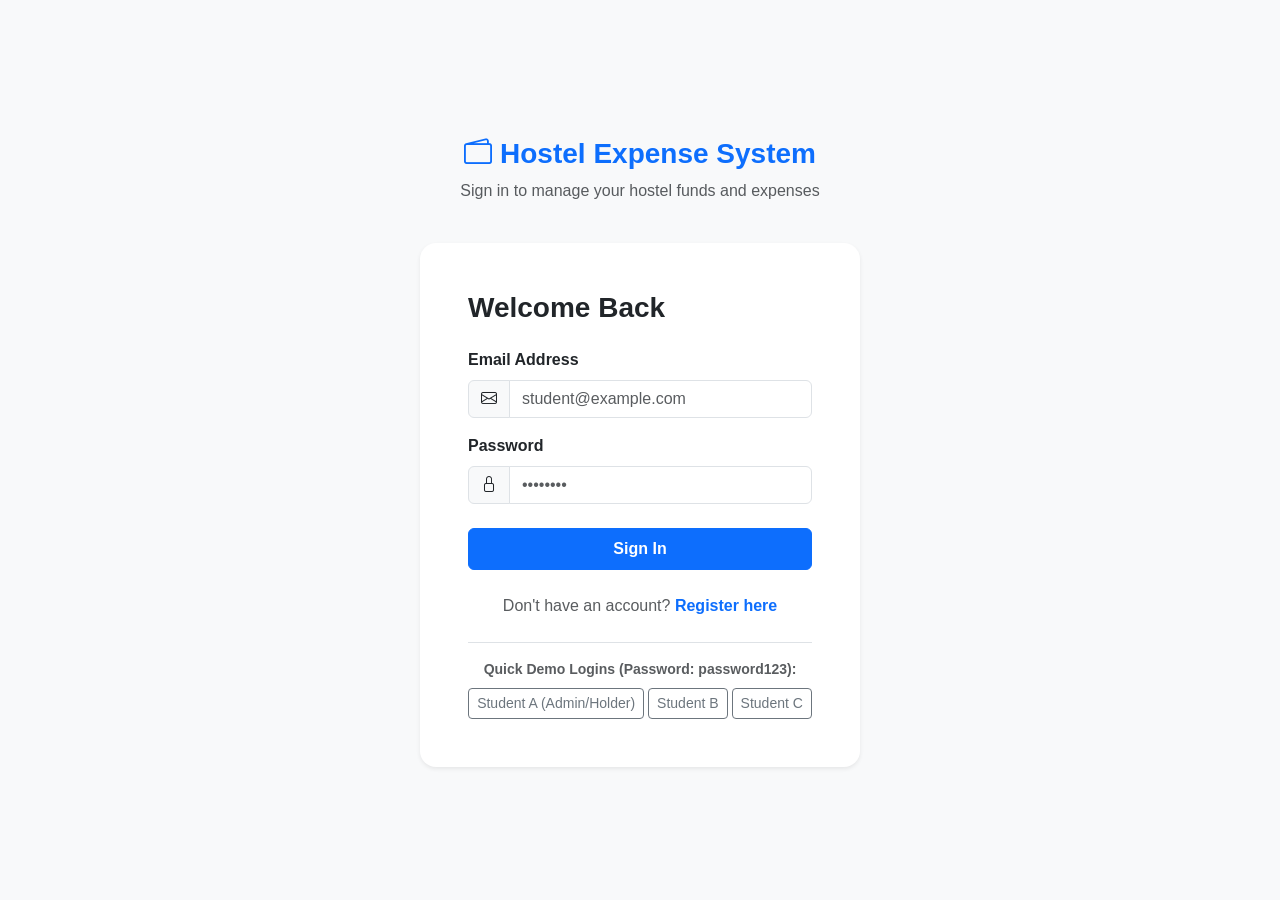
<file: frontend/settlement.html>
<!DOCTYPE html>
<html lang="en">
<head>
  <meta charset="UTF-8">
  <meta name="viewport" content="width=device-width, initial-scale=1.0">
  <title>Settlement - Hostel Expense Management</title>
  <link href="https://cdn.jsdelivr.net/npm/bootstrap@5.3.3/dist/css/bootstrap.min.css" rel="stylesheet">
  <link rel="stylesheet" href="https://cdn.jsdelivr.net/npm/bootstrap-icons@1.11.3/font/bootstrap-icons.min.css">
  <link rel="stylesheet" href="css/style.css">
</head>
<body>

  <!-- Reusable Navigation Bar -->
  <div id="navbar-container"></div>

  <main class="py-4">
    <div class="container-fluid px-lg-4">

      <div id="alert-container"></div>

      <!-- Top Header -->
      <div class="d-flex flex-column flex-md-row justify-content-between align-items-md-center mb-4 gap-3">
        <div>
          <div class="d-flex align-items-center gap-2">
            <h3 class="fw-bold mb-0" id="settlement-month-title">Monthly Expense Settlement</h3>
            <span class="badge bg-success" id="settlement-status-badge">ACTIVE</span>
          </div>
          <p class="text-muted small mb-0 mt-1">End-of-month reimbursement calculation between the Budget Holder and individual students.</p>
        </div>

        <div class="d-flex align-items-center gap-2">
          <select class="form-select form-select-sm" id="settlement-fund-selector" style="min-width: 170px;">
            <option value="">Select Month</option>
          </select>
          <button class="btn btn-outline-danger btn-sm text-nowrap" id="close-fund-btn" onclick="toggleFundStatus()">
            <i class="bi bi-lock me-1"></i> Close Month
          </button>
        </div>
      </div>

      <!-- 5 Summary KPI Metric Cards -->
      <div class="row g-3 mb-4">
        <!-- 1. Starting Budget -->
        <div class="col-sm-6 col-lg">
          <div class="stat-card h-100">
            <div class="stat-icon bg-primary-subtle text-primary">
              <i class="bi bi-piggy-bank"></i>
            </div>
            <div class="stat-value text-primary" id="set-starting-budget">₹0.00</div>
            <div class="stat-label">Starting Budget</div>
          </div>
        </div>

        <!-- 2. Common Money Expenses -->
        <div class="col-sm-6 col-lg">
          <div class="stat-card h-100">
            <div class="stat-icon bg-danger-subtle text-danger">
              <i class="bi bi-cart-x"></i>
            </div>
            <div class="stat-value text-danger" id="set-common-expenses">₹0.00</div>
            <div class="stat-label">Total Common Expenses</div>
          </div>
        </div>

        <!-- 3. Current Common Balance -->
        <div class="col-sm-6 col-lg">
          <div class="stat-card h-100" style="border-left: 4px solid var(--success-color);">
            <div class="stat-icon bg-success-subtle text-success">
              <i class="bi bi-cash"></i>
            </div>
            <div class="stat-value text-success" id="set-common-balance">₹0.00</div>
            <div class="stat-label">Current Common Balance</div>
          </div>
        </div>

        <!-- 4. Total Personal Expenses -->
        <div class="col-sm-6 col-lg">
          <div class="stat-card h-100">
            <div class="stat-icon bg-info-subtle text-info">
              <i class="bi bi-wallet"></i>
            </div>
            <div class="stat-value text-info" id="set-personal-expenses">₹0.00</div>
            <div class="stat-label">Total Personal Expenses</div>
          </div>
        </div>

        <!-- 5. Total Settlement Amount -->
        <div class="col-sm-6 col-lg">
          <div class="stat-card h-100" style="border-left: 4px solid var(--warning-color);">
            <div class="stat-icon bg-warning-subtle text-warning">
              <i class="bi bi-arrow-repeat"></i>
            </div>
            <div class="stat-value text-warning" id="set-settlement-amount">₹0.00</div>
            <div class="stat-label">Total Settlement Owed</div>
          </div>
        </div>
      </div>

      <!-- Settlement Explanation Callout -->
      <div class="card border-0 shadow-sm rounded-4 p-4 mb-4" style="background-color: #f8fafc; border-left: 5px solid var(--primary-color) !important;">
        <div class="d-flex align-items-start gap-3">
          <i class="bi bi-shield-check text-primary fs-2"></i>
          <div>
            <h5 class="fw-bold mb-1">Settlement Workflow Guide</h5>
            <p class="text-muted mb-2">
              <strong>Budget Holder (<span id="guide-holder-name">Student</span>)</strong> holds the current common fund of <strong class="text-success" id="guide-common-balance">₹0.00</strong>.
            </p>
            <p class="small text-muted mb-0">
              During the month, students who paid for hostel groceries or utilities out of their own pockets are owed reimbursements. The Budget Holder transfers the exact amount to each student. After reimbursing all personal expenses, the net leftover common money will be <strong class="text-primary" id="guide-net-remaining">₹0.00</strong> (which can be carried forward or refunded).
            </p>
          </div>
        </div>
      </div>

      <!-- Student Settlement Breakdown Table -->
      <div class="card border-0 shadow-sm rounded-4 p-4">
        <h5 class="fw-bold mb-3">Student Reimbursement Breakdown</h5>

        <div class="table-responsive">
          <table class="table table-hover align-middle mb-0">
            <thead class="table-light">
              <tr>
                <th>Student</th>
                <th>Role</th>
                <th>Personal Out-of-Pocket Expenses</th>
                <th>Amount to Receive</th>
                <th>Status</th>
              </tr>
            </thead>
            <tbody id="settlement-students-body">
              <tr>
                <td colspan="5" class="text-center text-muted py-4">Calculating settlement...</td>
              </tr>
            </tbody>
          </table>
        </div>
      </div>

    </div>
  </main>

  <footer class="text-center mt-auto">
    <div class="container">
      <p class="mb-0 text-muted small">Hostel Expense Management System &bull; Local Development &bull; AWS EC2 Ready</p>
    </div>
  </footer>

  <script src="https://cdn.jsdelivr.net/npm/bootstrap@5.3.3/dist/js/bootstrap.bundle.min.js"></script>
  <script src="js/config.js"></script>
  <script src="js/auth.js"></script>
  <script src="js/settlement.js"></script>
</body>
</html>
</file>
<file: frontend/css/style.css>
/* =========================================================
   Hostel Expense Management System - Custom Styles
   Clean, modern, beginner-friendly UI
   ========================================================= */

:root {
  --primary-color: #2563eb;
  --primary-hover: #1d4ed8;
  --secondary-color: #0f172a;
  --bg-light: #f8fafc;
  --card-bg: #ffffff;
  --text-main: #1e293b;
  --text-muted: #64748b;
  --success-color: #10b981;
  --warning-color: #f59e0b;
  --danger-color: #ef4444;
  --info-color: #06b6d4;
  --border-color: #e2e8f0;
}

body {
  font-family: -apple-system, BlinkMacSystemFont, "Segoe UI", Roboto, "Helvetica Neue", Arial, sans-serif;
  background-color: var(--bg-light);
  color: var(--text-main);
  min-height: 100vh;
  display: flex;
  flex-direction: column;
}

main {
  flex: 1;
}

/* Navbar */
.navbar-brand {
  font-weight: 700;
  letter-spacing: -0.5px;
}

.nav-link.active {
  font-weight: 600;
  color: #ffffff !important;
  background-color: rgba(255, 255, 255, 0.15);
  border-radius: 6px;
}

/* Metric / Stat Cards */
.stat-card {
  border: 1px solid var(--border-color);
  border-radius: 12px;
  background: #ffffff;
  padding: 1.25rem;
  transition: transform 0.15s ease, box-shadow 0.15s ease;
}

.stat-card:hover {
  transform: translateY(-2px);
  box-shadow: 0 10px 15px -3px rgba(0, 0, 0, 0.05);
}

.stat-card .stat-icon {
  width: 48px;
  height: 48px;
  border-radius: 10px;
  display: flex;
  align-items: center;
  justify-content: center;
  font-size: 1.5rem;
  margin-bottom: 0.75rem;
}

.stat-card .stat-value {
  font-size: 1.75rem;
  font-weight: 700;
  margin-bottom: 0.25rem;
}

.stat-card .stat-label {
  font-size: 0.85rem;
  color: var(--text-muted);
  text-transform: uppercase;
  font-weight: 600;
  letter-spacing: 0.5px;
}

/* Badge colors for payment sources */
.badge-common {
  background-color: #d1fae5;
  color: #065f46;
  font-weight: 600;
  padding: 0.35rem 0.65rem;
  border-radius: 6px;
  border: 1px solid #a7f3d0;
}

.badge-personal {
  background-color: #e0e7ff;
  color: #3730a3;
  font-weight: 600;
  padding: 0.35rem 0.65rem;
  border-radius: 6px;
  border: 1px solid #c7d2fe;
}

.badge-admin {
  background-color: #fef3c7;
  color: #92400e;
  font-weight: 600;
  padding: 0.25rem 0.5rem;
  border-radius: 4px;
}

.badge-holder {
  background-color: #fce7f3;
  color: #9d174d;
  font-weight: 600;
  padding: 0.25rem 0.5rem;
  border-radius: 4px;
}

/* Settlement Highlights */
.settlement-box {
  background: #ffffff;
  border-radius: 12px;
  border: 1px solid var(--border-color);
  padding: 1.5rem;
}

.settlement-card-receive {
  border-left: 4px solid var(--success-color);
  background-color: #f0fdf4;
}

.settlement-card-zero {
  border-left: 4px solid var(--text-muted);
  background-color: #f8fafc;
}

/* Hero Section */
.hero-section {
  background: linear-gradient(135deg, #1e3a8a 0%, #2563eb 100%);
  color: white;
  padding: 4rem 1rem;
  border-radius: 0 0 24px 24px;
}

/* Tables */
.table-custom {
  background: white;
  border-radius: 12px;
  overflow: hidden;
  box-shadow: 0 1px 3px rgba(0, 0, 0, 0.05);
}

.table-custom th {
  background-color: #f1f5f9;
  color: #475569;
  font-size: 0.8rem;
  text-transform: uppercase;
  letter-spacing: 0.5px;
  font-weight: 700;
}

/* Forms */
.form-card {
  background: white;
  border-radius: 16px;
  box-shadow: 0 4px 6px -1px rgba(0, 0, 0, 0.05);
  border: 1px solid var(--border-color);
  padding: 2rem;
}

/* Footer */
footer {
  background: #ffffff;
  border-top: 1px solid var(--border-color);
  padding: 1.5rem 0;
  font-size: 0.9rem;
  color: var(--text-muted);
}
</file>
